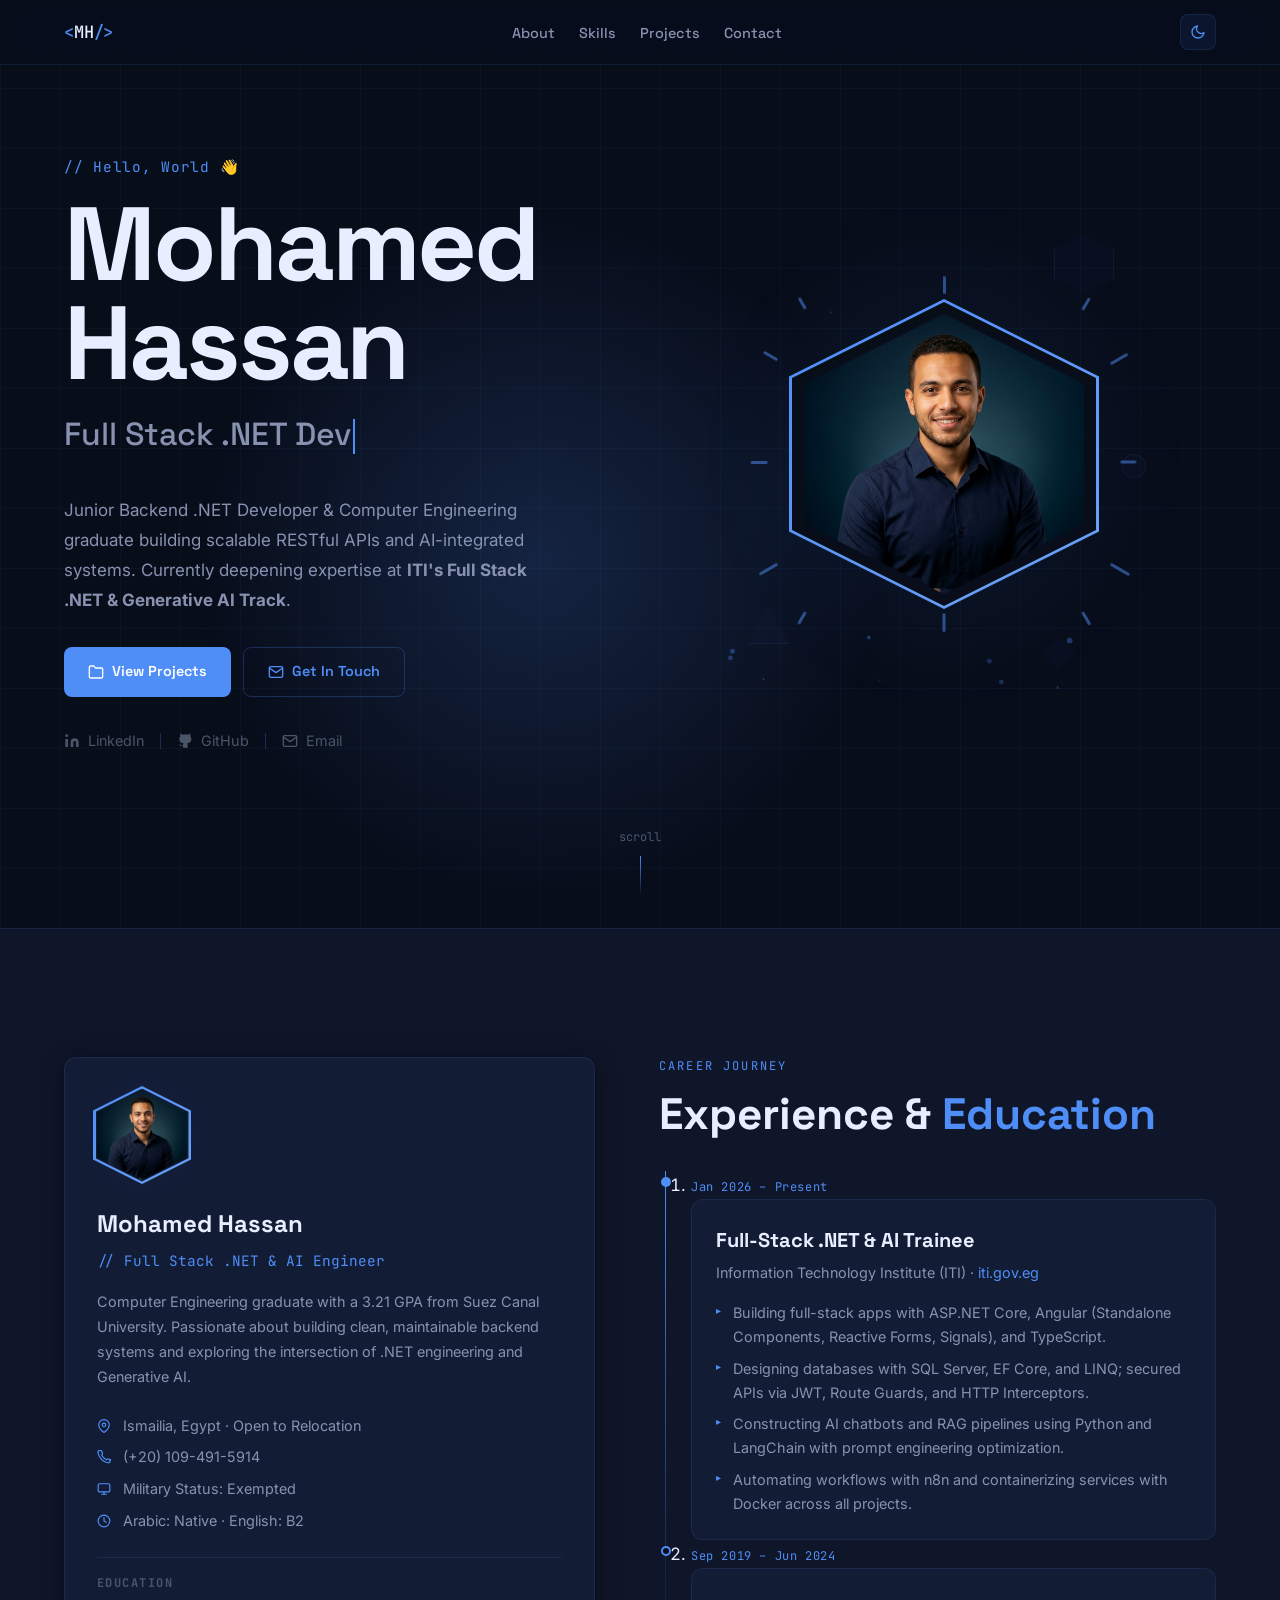
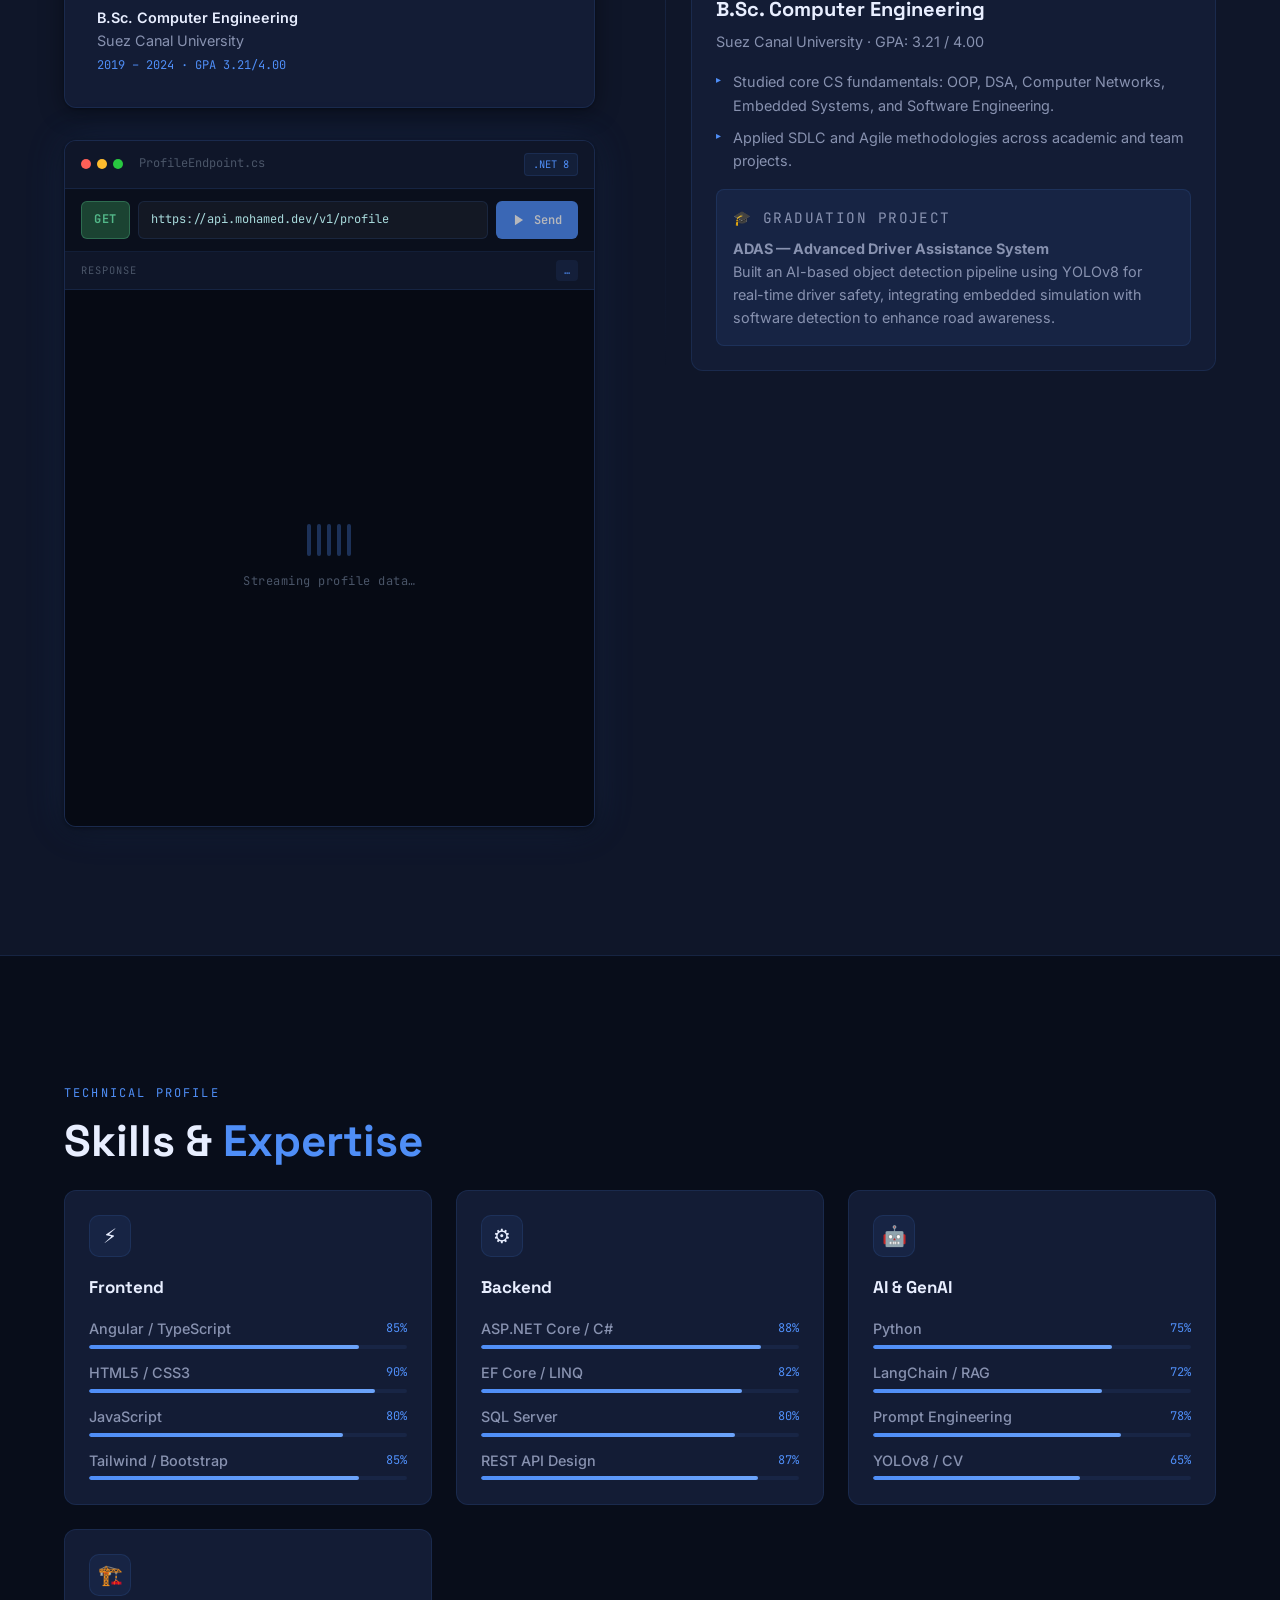
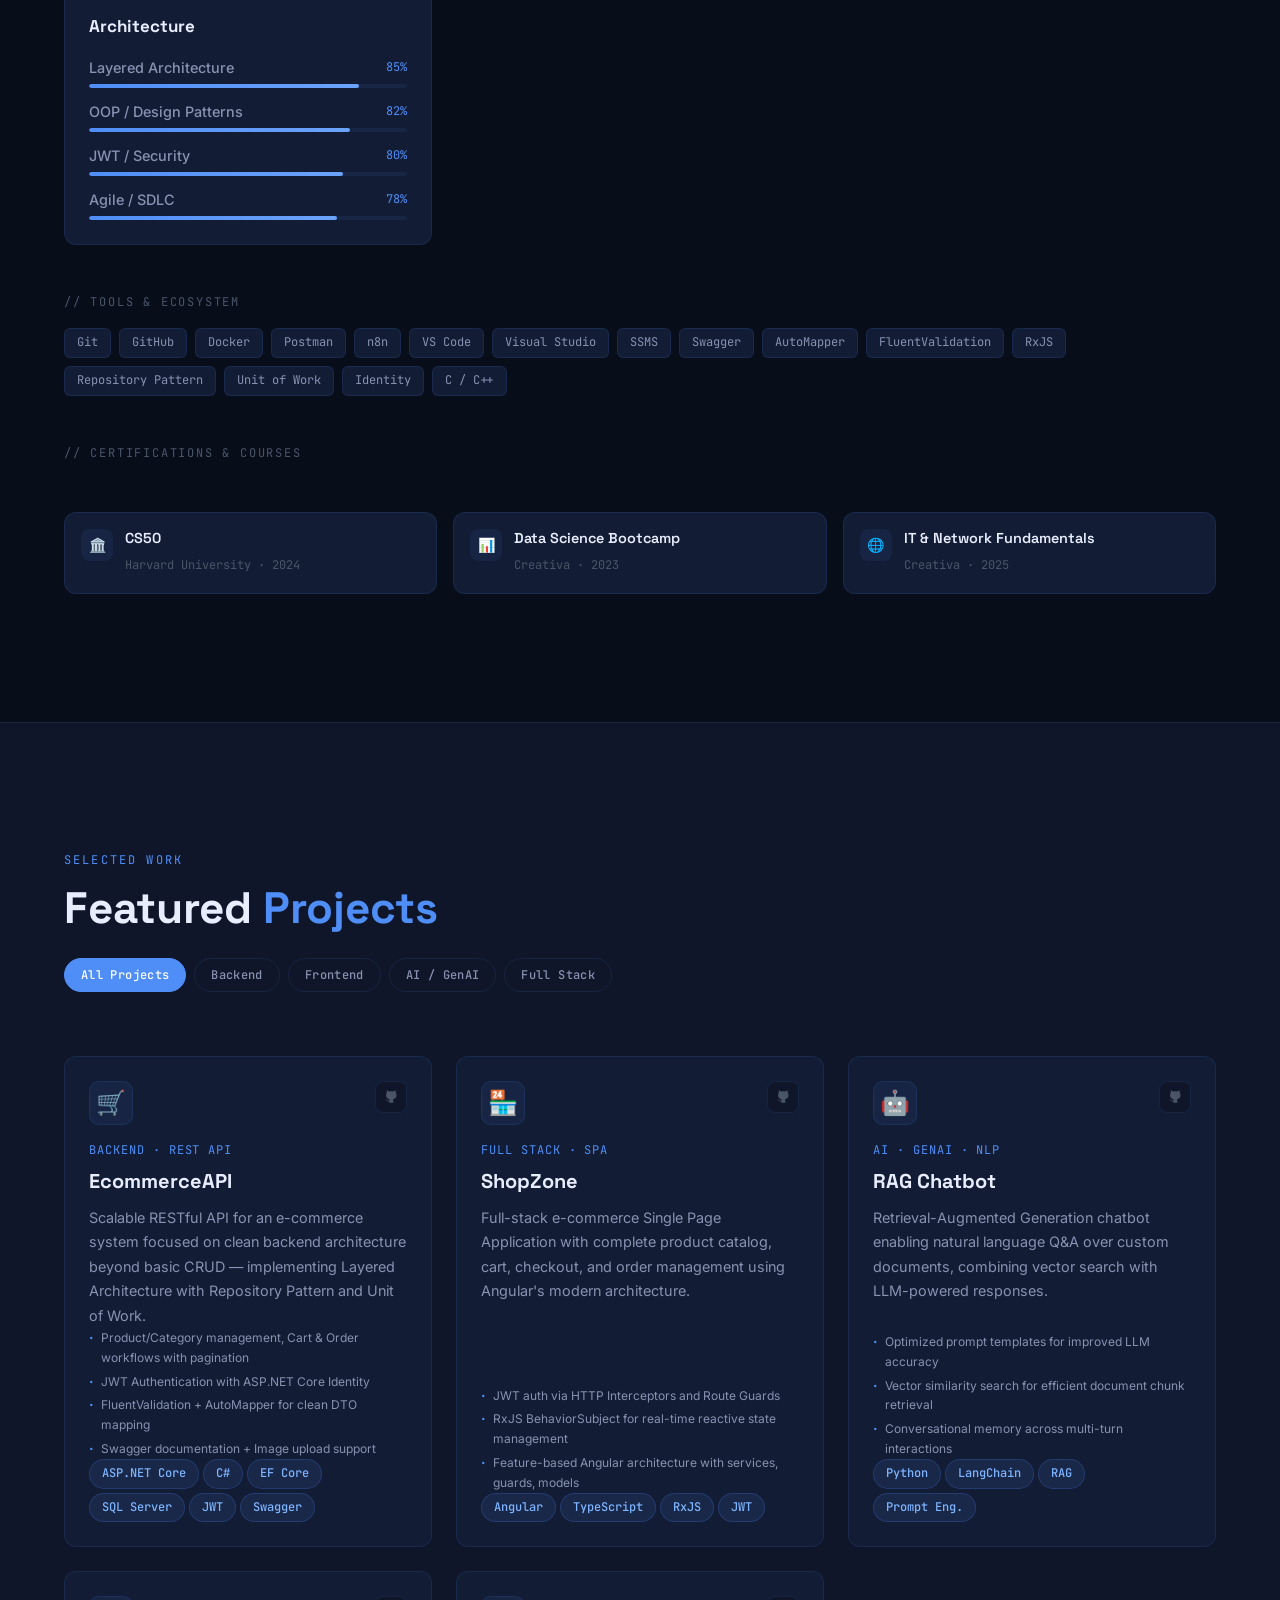
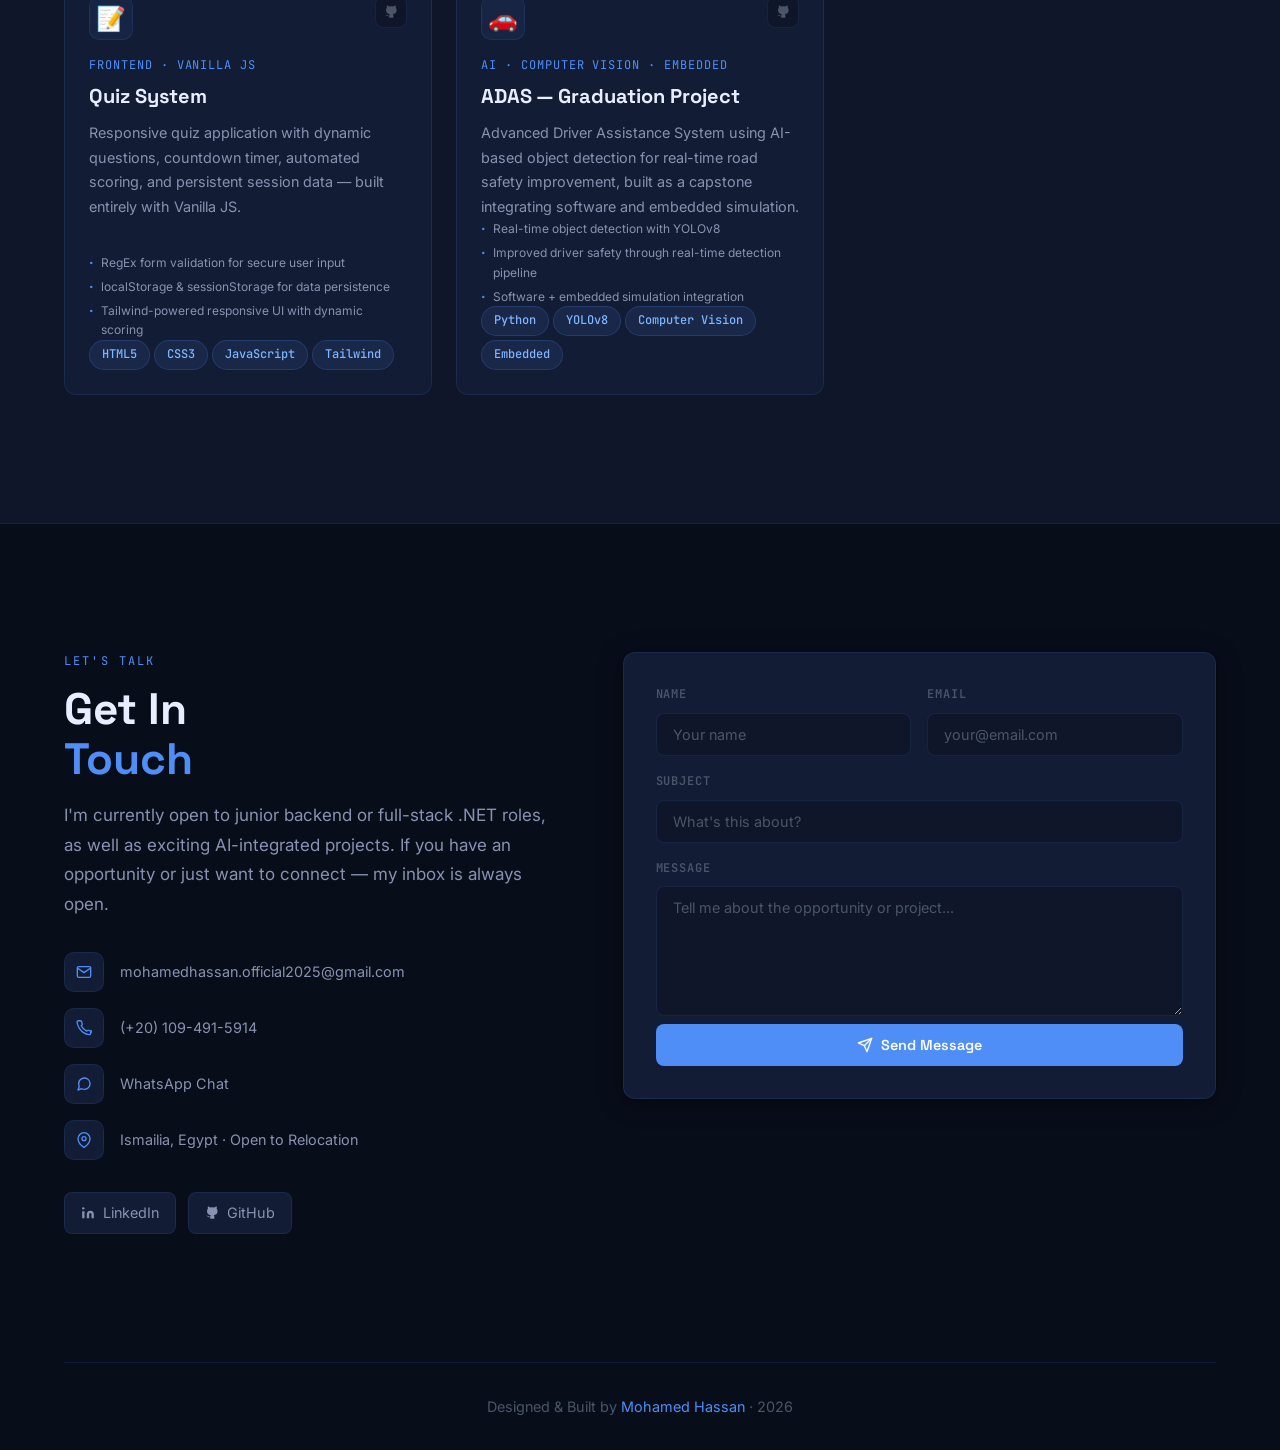
<file: index.html>
<!doctype html>
<html lang="en" data-theme="dark">
  <head>
    <meta charset="UTF-8" />
    <meta name="viewport" content="width=device-width, initial-scale=1.0" />
    <meta
      name="description"
      content="Mohamed Hassan — Full Stack .NET Developer & AI Engineer based in Ismailia, Egypt."
    />
    <title>Mohamed Hassan · Full Stack .NET Developer</title>

    <!-- Fonts -->
    <link rel="preconnect" href="https://fonts.googleapis.com" />
    <link rel="preconnect" href="https://fonts.gstatic.com" crossorigin />
    <link
      href="https://fonts.googleapis.com/css2?family=Space+Grotesk:wght@400;500;600;700&family=Inter:wght@300;400;500;600&family=JetBrains+Mono:wght@400;500&display=swap"
      rel="stylesheet"
    />

    <!-- Styles -->
    <link rel="stylesheet" href="styles/tokens.css?v=1.1" />
    <link rel="stylesheet" href="styles/base.css?v=1.1" />
    <link rel="stylesheet" href="styles/nav.css?v=1.1" />
    <link rel="stylesheet" href="styles/hero.css?v=1.1" />
    <link rel="stylesheet" href="styles/profile.css?v=1.1" />
    <link rel="stylesheet" href="styles/about.css?v=1.1" />
    <link rel="stylesheet" href="styles/skills.css?v=1.1" />
    <link rel="stylesheet" href="styles/projects.css?v=1.1" />
    <link rel="stylesheet" href="styles/contact.css?v=1.1" />
    <link rel="stylesheet" href="styles/print.css?v=1.1" media="print" />
    <!-- Favicon -->
    <link
      rel="icon"
      href="data:image/svg+xml,<svg xmlns=%22http://www.w3.org/2000/svg%22 viewBox=%220 0 100 100%22><text y=%22.9em%22 font-size=%2290%22>🚀</text></svg>"
    />
  </head>
  <body>
    <!-- Global SVG clip-path (referenced by profile hex frame) -->
    <svg
      class="profile-svg-defs"
      width="0"
      height="0"
      aria-hidden="true"
      focusable="false"
    >
      <defs>
        <clipPath id="profile-hex-clip" clipPathUnits="objectBoundingBox">
          <polygon points="0.5,0 1,0.25 1,0.75 0.5,1 0,0.75 0,0.25" />
        </clipPath>
      </defs>
    </svg>

    <!-- Skip to main content (a11y) -->
    <a href="#main-content" class="skip-link">Skip to main content</a>

    <!-- Top Navigation -->
    <div id="nav-root"></div>

    <!-- Main Content -->
    <main id="main-content">
      <div id="hero-root"></div>
      <div id="about-root"></div>
      <div id="skills-root"></div>
      <div id="projects-root"></div>
      <div id="contact-root"></div>
    </main>

    <footer class="site-footer" role="contentinfo">
      <p>
        Designed & Built by <span class="accent">Mohamed Hassan</span> ·
        <span id="footer-year"></span>
      </p>
    </footer>

    <!-- Scripts -->
    <script type="module" src="js/main.js"></script>
  </body>
</html>
</file>
<file: styles/tokens.css>
/* ============================================================
   DESIGN TOKENS — tokens.css
   All theme values live here. Edit these to retheme the site.
   ============================================================ */

:root {
  /* --- Typography --- */
  --font-display: 'Space Grotesk', system-ui, sans-serif;
  --font-body:    'Inter', system-ui, sans-serif;
  --font-mono:    'JetBrains Mono', 'Fira Code', monospace;

  /* --- Type Scale (fluid) --- */
  --text-xs:   clamp(0.70rem, 1vw, 0.75rem);
  --text-sm:   clamp(0.85rem, 1.2vw, 0.9rem);
  --text-base: clamp(1rem,    1.5vw, 1.0625rem);
  --text-lg:   clamp(1.125rem,2vw,   1.25rem);
  --text-xl:   clamp(1.25rem, 2.5vw, 1.5rem);
  --text-2xl:  clamp(1.5rem,  3vw,   2rem);
  --text-3xl:  clamp(2rem,    4vw,   2.75rem);
  --text-4xl:  clamp(2.5rem,  6vw,   4rem);
  --text-hero: clamp(3rem,    9vw,   6.5rem);

  /* --- Spacing --- */
  --sp-1:  0.25rem;
  --sp-2:  0.5rem;
  --sp-3:  0.75rem;
  --sp-4:  1rem;
  --sp-6:  1.5rem;
  --sp-8:  2rem;
  --sp-12: 3rem;
  --sp-16: 4rem;
  --sp-24: 6rem;
  --sp-32: 8rem;

  /* --- Layout --- */
  --max-width:     1320px;
  --section-pad-y: clamp(5rem, 10vw, 8rem);
  --card-radius:   12px;
  --btn-radius:    8px;

  /* --- Transitions --- */
  --ease-out: cubic-bezier(0.16, 1, 0.3, 1);
  --ease-in-out: cubic-bezier(0.45, 0, 0.55, 1);
  --dur-fast: 150ms;
  --dur-base: 250ms;
  --dur-slow: 400ms;
}

/* ============================================================
   DARK THEME (default)
   ============================================================ */
[data-theme="dark"] {
  --bg-page:       #080D1A;
  --bg-surface:    #0F1629;
  --bg-card:       #131C35;
  --bg-card-hover: #1A2545;

  --text-primary:   #E8EEFF;
  --text-secondary: #8892B0;
  --text-muted:     #4A5568;
  --text-inverse:   #080D1A;

  --accent:         #4F8EF7;
  --accent-glow:    rgba(79, 142, 247, 0.18);
  --accent-subtle:  rgba(79, 142, 247, 0.08);
  --accent-hover:   #6BA3FA;

  --border:         rgba(79, 142, 247, 0.12);
  --border-strong:  rgba(79, 142, 247, 0.25);

  --shadow-card: 0 4px 24px rgba(0,0,0,0.4), 0 1px 3px rgba(0,0,0,0.3);
  --shadow-glow: 0 0 40px rgba(79, 142, 247, 0.15);

  --badge-bg:   rgba(79, 142, 247, 0.1);
  --badge-text: #7EB5FF;
  --badge-border: rgba(79, 142, 247, 0.2);

  --nav-bg: rgba(8, 13, 26, 0.85);
  --scrollbar-track: #0F1629;
  --scrollbar-thumb: #1F2F55;
}

/* ============================================================
   LIGHT THEME
   ============================================================ */
[data-theme="light"] {
  --bg-page:       #F5F7FF;
  --bg-surface:    #FFFFFF;
  --bg-card:       #FFFFFF;
  --bg-card-hover: #EEF2FF;

  --text-primary:   #0D1333;
  --text-secondary: #4A5580;
  --text-muted:     #9BA3BF;
  --text-inverse:   #F5F7FF;

  --accent:         #2B5EE8;
  --accent-glow:    rgba(43, 94, 232, 0.12);
  --accent-subtle:  rgba(43, 94, 232, 0.06);
  --accent-hover:   #1A4BD4;

  --border:         rgba(43, 94, 232, 0.1);
  --border-strong:  rgba(43, 94, 232, 0.22);

  --shadow-card: 0 4px 24px rgba(13, 19, 51, 0.08), 0 1px 3px rgba(13, 19, 51, 0.06);
  --shadow-glow: 0 0 40px rgba(43, 94, 232, 0.08);

  --badge-bg:   rgba(43, 94, 232, 0.07);
  --badge-text: #1A4BD4;
  --badge-border: rgba(43, 94, 232, 0.15);

  --nav-bg: rgba(245, 247, 255, 0.88);
  --scrollbar-track: #E8EBF7;
  --scrollbar-thumb: #BCC6E8;
}
</file>
<file: styles/base.css>
/* ============================================================
   BASE STYLES — base.css
   ============================================================ */

*, *::before, *::after {
  box-sizing: border-box;
  margin: 0;
  padding: 0;
}

html {
  scroll-behavior: smooth;
  scrollbar-width: thin;
  scrollbar-color: var(--scrollbar-thumb) var(--scrollbar-track);
}

::-webkit-scrollbar { width: 6px; }
::-webkit-scrollbar-track { background: var(--scrollbar-track); }
::-webkit-scrollbar-thumb { background: var(--scrollbar-thumb); border-radius: 3px; }

body {
  font-family: var(--font-body);
  font-size: var(--text-base);
  line-height: 1.65;
  color: var(--text-primary);
  background-color: var(--bg-page);
  transition: background-color var(--dur-slow) var(--ease-out),
              color var(--dur-slow) var(--ease-out);
  -webkit-font-smoothing: antialiased;
  -moz-osx-font-smoothing: grayscale;
  overflow-x: hidden;
}

/* Skip link */
.skip-link {
  position: absolute;
  top: -100%;
  left: var(--sp-4);
  z-index: 9999;
  padding: var(--sp-2) var(--sp-4);
  background: var(--accent);
  color: var(--text-inverse);
  border-radius: var(--btn-radius);
  font-weight: 600;
  text-decoration: none;
  transition: top var(--dur-fast);
}
.skip-link:focus { top: var(--sp-4); }

/* Universal centered containers */
.container,
.section-inner {
  width: 90%;
  max-width: var(--max-width);
  margin-inline: auto;
}

/* Section wrapper */
.section {
  padding-block: var(--section-pad-y);
}

/* Section header */
.section-label {
  font-family: var(--font-mono);
  font-size: var(--text-xs);
  letter-spacing: 0.18em;
  text-transform: uppercase;
  color: var(--accent);
  margin-bottom: var(--sp-3);
  display: block;
}

.section-title {
  font-family: var(--font-display);
  font-size: var(--text-3xl);
  font-weight: 700;
  color: var(--text-primary);
  line-height: 1.15;
  margin-bottom: var(--sp-6);
}

.section-title span { color: var(--accent); }

/* Accent color */
.accent { color: var(--accent); }

/* Badge */
.badge {
  display: inline-flex;
  align-items: center;
  gap: var(--sp-1);
  padding: var(--sp-1) var(--sp-3);
  background: var(--badge-bg);
  color: var(--badge-text);
  border: 1px solid var(--badge-border);
  border-radius: 50px;
  font-family: var(--font-mono);
  font-size: var(--text-xs);
  font-weight: 500;
  white-space: nowrap;
  transition: background var(--dur-base) var(--ease-out),
              border-color var(--dur-base) var(--ease-out);
}

/* Buttons */
.btn {
  display: inline-flex;
  align-items: center;
  gap: var(--sp-2);
  padding: var(--sp-3) var(--sp-6);
  border-radius: var(--btn-radius);
  font-family: var(--font-display);
  font-size: var(--text-sm);
  font-weight: 600;
  text-decoration: none;
  transition: all var(--dur-base) var(--ease-out);
  cursor: pointer;
  border: none;
  outline: none;
}

.btn:focus-visible {
  outline: 2px solid var(--accent);
  outline-offset: 3px;
}

.btn-primary {
  background: var(--accent);
  color: #fff;
}
.btn-primary:hover {
  background: var(--accent-hover);
  transform: translateY(-2px);
  box-shadow: 0 8px 20px var(--accent-glow);
}

.btn-ghost {
  background: transparent;
  color: var(--accent);
  border: 1.5px solid var(--border-strong);
}
.btn-ghost:hover {
  background: var(--accent-subtle);
  border-color: var(--accent);
  transform: translateY(-2px);
}

/* Links */
a {
  color: var(--accent);
  text-decoration: none;
  transition: color var(--dur-fast);
}
a:hover { color: var(--accent-hover); }

/* Divider line */
.divider {
  height: 1px;
  background: var(--border);
  border: none;
  margin-block: var(--sp-8);
}

/* Fade-in on scroll */
.reveal {
  opacity: 0;
  transform: translateY(28px);
  transition: opacity 0.65s var(--ease-out), transform 0.65s var(--ease-out);
}
.reveal.visible {
  opacity: 1;
  transform: translateY(0);
}

/* Stagger children */
.stagger > * { transition-delay: calc(var(--i, 0) * 80ms); }

/* Footer */
.site-footer {
  text-align: center;
  width: 90%;
  max-width: var(--max-width);
  margin-inline: auto;
  padding: var(--sp-8) var(--sp-4);
  color: var(--text-muted);
  font-size: var(--text-sm);
  border-top: 1px solid var(--border);
}

@media (max-width: 767px) {
  .container,
  .site-footer {
    width: 100%;
    padding-inline: 1.5rem;
  }
}

@media (prefers-reduced-motion: reduce) {
  *, *::before, *::after {
    animation-duration: 0.01ms !important;
    transition-duration: 0.01ms !important;
  }
  .reveal { opacity: 1; transform: none; }
  html { scroll-behavior: auto; }

  /* Disable profile component animations */
  .profile-glow,
  .profile-particles,
  .profile-waveform,
  .profile-geo-frags { display: none; }
  .profile-hex-outer { animation: none; opacity: 0.7; }
  .profile-particle-canvas { display: none; }

  .api-loader.is-active,
  .json-line { opacity: 1; transform: none; }
  .api-json { opacity: 1; }
}
</file>
<file: styles/nav.css>
/* ============================================================
   NAV STYLES — nav.css
   ============================================================ */

.site-nav {
  position: fixed;
  top: 0;
  left: 0;
  right: 0;
  z-index: 100;
  background: var(--nav-bg);
  backdrop-filter: blur(16px) saturate(1.6);
  -webkit-backdrop-filter: blur(16px) saturate(1.6);
  border-bottom: 1px solid var(--border);
  transition: background var(--dur-slow) var(--ease-out),
              border-color var(--dur-slow) var(--ease-out),
              box-shadow var(--dur-base) var(--ease-out);
}

.site-nav.scrolled {
  box-shadow: 0 4px 30px rgba(0,0,0,0.2);
}

.nav-inner {
  display: flex;
  align-items: center;
  justify-content: space-between;
  height: 64px;
  width: 90%;
  max-width: var(--max-width);
  margin-inline: auto;
}

/* Logo / wordmark */
.nav-logo {
  font-family: var(--font-mono);
  font-size: var(--text-base);
  font-weight: 500;
  color: var(--text-primary);
  text-decoration: none;
  letter-spacing: -0.01em;
  transition: color var(--dur-fast);
}
.nav-logo .bracket { color: var(--accent); }
.nav-logo:hover { color: var(--accent); }

/* Nav links */
.nav-links {
  display: flex;
  align-items: center;
  gap: var(--sp-6);
  list-style: none;
}

.nav-links a {
  font-family: var(--font-display);
  font-size: var(--text-sm);
  font-weight: 500;
  color: var(--text-secondary);
  text-decoration: none;
  position: relative;
  padding-bottom: 2px;
  transition: color var(--dur-fast);
}

.nav-links a::after {
  content: '';
  position: absolute;
  bottom: -2px;
  left: 0;
  width: 0;
  height: 1.5px;
  background: var(--accent);
  border-radius: 2px;
  transition: width var(--dur-base) var(--ease-out);
}

.nav-links a:hover,
.nav-links a.active {
  color: var(--text-primary);
}
.nav-links a:hover::after,
.nav-links a.active::after {
  width: 100%;
}

/* Nav controls (theme toggle + hamburger) */
.nav-controls {
  display: flex;
  align-items: center;
  gap: var(--sp-3);
}

/* Theme toggle button */
.theme-toggle {
  display: flex;
  align-items: center;
  justify-content: center;
  width: 36px;
  height: 36px;
  border-radius: 8px;
  background: var(--accent-subtle);
  border: 1px solid var(--border);
  color: var(--accent);
  cursor: pointer;
  transition: all var(--dur-base) var(--ease-out);
}
.theme-toggle:hover {
  background: var(--accent);
  color: #fff;
  border-color: var(--accent);
}
.theme-toggle:focus-visible {
  outline: 2px solid var(--accent);
  outline-offset: 3px;
}
.theme-toggle svg { width: 16px; height: 16px; }
.theme-toggle .icon-moon { display: block; }
.theme-toggle .icon-sun  { display: none; }
[data-theme="light"] .theme-toggle .icon-moon { display: none; }
[data-theme="light"] .theme-toggle .icon-sun  { display: block; }

/* Hamburger */
.hamburger {
  display: none;
  flex-direction: column;
  justify-content: center;
  gap: 5px;
  width: 36px;
  height: 36px;
  padding: 6px;
  background: transparent;
  border: 1px solid var(--border);
  border-radius: 8px;
  cursor: pointer;
  transition: border-color var(--dur-fast);
}
.hamburger:hover { border-color: var(--accent); }
.hamburger span {
  display: block;
  width: 100%;
  height: 1.5px;
  background: var(--text-primary);
  border-radius: 2px;
  transition: transform var(--dur-base) var(--ease-out), opacity var(--dur-base);
}
.hamburger[aria-expanded="true"] span:nth-child(1) { transform: translateY(6.5px) rotate(45deg); }
.hamburger[aria-expanded="true"] span:nth-child(2) { opacity: 0; }
.hamburger[aria-expanded="true"] span:nth-child(3) { transform: translateY(-6.5px) rotate(-45deg); }

/* Mobile menu */
.nav-mobile {
  display: none;
  flex-direction: column;
  gap: var(--sp-2);
  padding: var(--sp-4);
  border-top: 1px solid var(--border);
  background: var(--nav-bg);
  backdrop-filter: blur(16px);
}
.nav-mobile.open { display: flex; }
.nav-mobile a {
  font-family: var(--font-display);
  font-size: var(--text-base);
  font-weight: 500;
  color: var(--text-secondary);
  text-decoration: none;
  padding: var(--sp-2) var(--sp-3);
  border-radius: 6px;
  transition: all var(--dur-fast);
}
.nav-mobile a:hover,
.nav-mobile a.active {
  color: var(--accent);
  background: var(--accent-subtle);
}

/* Progress bar */
.scroll-progress {
  position: fixed;
  top: 0;
  left: 0;
  height: 2px;
  width: 0%;
  background: var(--accent);
  z-index: 200;
  transition: width 0.1s linear;
}

@media (max-width: 767px) {
  .nav-inner {
    width: 100%;
    padding-inline: 1.5rem;
  }
}

@media (max-width: 768px) {
  .nav-links { display: none; }
  .hamburger { display: flex; }
}
</file>
<file: styles/hero.css>
/* ============================================================
   HERO STYLES — hero.css
   ============================================================ */

.hero {
  min-height: 100svh;
  display: flex;
  align-items: center;
  padding-top: 80px;
  position: relative;
  overflow: hidden;
}

/* Subtle grid background */
.hero::before {
  content: '';
  position: absolute;
  inset: 0;
  background-image:
    linear-gradient(var(--border) 1px, transparent 1px),
    linear-gradient(90deg, var(--border) 1px, transparent 1px);
  background-size: 60px 60px;
  opacity: 0.4;
  pointer-events: none;
}

/* Radial glow */
.hero::after {
  content: '';
  position: absolute;
  top: 20%;
  left: 15%;
  width: 700px;
  height: 700px;
  background: radial-gradient(ellipse at center, var(--accent-glow) 0%, transparent 70%);
  pointer-events: none;
}

.hero-inner {
  position: relative;
  z-index: 1;
  display: grid;
  grid-template-columns: 1fr 1fr;
  gap: var(--sp-16);
  align-items: center;
  width: 90%;
  max-width: var(--max-width);
  margin-inline: auto;
}

/* Hero copy */
.hero-content { max-width: 600px; }

.hero-greeting {
  font-family: var(--font-mono);
  font-size: var(--text-sm);
  color: var(--accent);
  margin-bottom: var(--sp-4);
  letter-spacing: 0.05em;
  opacity: 0;
  animation: fadeUp 0.6s var(--ease-out) 0.1s forwards;
}

.hero-name {
  font-family: var(--font-display);
  font-size: var(--text-hero);
  font-weight: 700;
  line-height: 0.95;
  letter-spacing: -0.03em;
  color: var(--text-primary);
  margin-bottom: var(--sp-4);
  opacity: 0;
  animation: fadeUp 0.7s var(--ease-out) 0.2s forwards;
}

.hero-title-wrap {
  font-family: var(--font-display);
  font-size: var(--text-2xl);
  font-weight: 500;
  color: var(--text-secondary);
  margin-bottom: var(--sp-6);
  min-height: 2em;
  opacity: 0;
  animation: fadeUp 0.7s var(--ease-out) 0.35s forwards;
}

/* Typing cursor */
.cursor {
  display: inline-block;
  width: 2px;
  height: 1.1em;
  background: var(--accent);
  vertical-align: text-bottom;
  margin-left: 2px;
  animation: blink 0.9s step-end infinite;
}

.hero-description {
  font-size: var(--text-base);
  color: var(--text-secondary);
  line-height: 1.75;
  margin-bottom: var(--sp-8);
  max-width: 480px;
  opacity: 0;
  animation: fadeUp 0.7s var(--ease-out) 0.5s forwards;
}

.hero-actions {
  display: flex;
  flex-wrap: wrap;
  gap: var(--sp-3);
  margin-bottom: var(--sp-8);
  opacity: 0;
  animation: fadeUp 0.7s var(--ease-out) 0.65s forwards;
}

/* Social links */
.hero-socials {
  display: flex;
  align-items: center;
  gap: var(--sp-4);
  opacity: 0;
  animation: fadeUp 0.7s var(--ease-out) 0.8s forwards;
}

.hero-socials a {
  display: flex;
  align-items: center;
  gap: var(--sp-2);
  font-size: var(--text-sm);
  color: var(--text-muted);
  transition: color var(--dur-fast);
}
.hero-socials a:hover { color: var(--accent); }
.hero-socials a svg { width: 16px; height: 16px; }
.hero-socials .sep {
  width: 1px;
  height: 16px;
  background: var(--border-strong);
}

/* Hero visual — profile photo container */
.hero-visual {
  display: flex;
  justify-content: center;
  align-items: center;
  opacity: 0;
  animation: fadeIn 0.9s var(--ease-out) 0.5s forwards;
}

/* Animations */
@keyframes fadeUp {
  from { opacity: 0; transform: translateY(24px); }
  to   { opacity: 1; transform: translateY(0); }
}

@keyframes fadeIn {
  from { opacity: 0; }
  to   { opacity: 1; }
}

@keyframes blink {
  0%, 100% { opacity: 1; }
  50%       { opacity: 0; }
}

/* Scroll indicator */
.scroll-indicator {
  position: absolute;
  bottom: var(--sp-8);
  left: 50%;
  transform: translateX(-50%);
  display: flex;
  flex-direction: column;
  align-items: center;
  gap: var(--sp-2);
  color: var(--text-muted);
  font-family: var(--font-mono);
  font-size: var(--text-xs);
  opacity: 0;
  animation: fadeIn 1s var(--ease-out) 1.2s forwards;
}

.scroll-indicator-line {
  width: 1px;
  height: 40px;
  background: linear-gradient(to bottom, var(--accent), transparent);
  animation: scrollLine 1.8s ease-in-out infinite;
}

@keyframes scrollLine {
  0%   { transform: scaleY(0); transform-origin: top; }
  50%  { transform: scaleY(1); transform-origin: top; }
  51%  { transform: scaleY(1); transform-origin: bottom; }
  100% { transform: scaleY(0); transform-origin: bottom; }
}

@media (max-width: 900px) {
  .hero-inner {
    grid-template-columns: 1fr;
    gap: var(--sp-12);
    text-align: center;
    width: 100%;
    padding-inline: 1.5rem;
  }
  .hero-visual { justify-content: center; }
  .hero-actions { justify-content: center; }
  .hero-socials { justify-content: center; }
  .hero-description { margin-inline: auto; }
  .hero::after { left: -10%; width: 500px; height: 500px; }
}
</file>
<file: styles/profile.css>
/* ============================================================
   PROFILE PHOTO COMPONENT — profile.css
   Geometric hexagonal frame with waveforms & interactive glow.
   ============================================================ */

/* ── Container ─────────────────────────────────────────────── */
.profile-frame-container {
  position: relative;
  width: 380px;
  height: 420px;
  display: flex;
  align-items: center;
  justify-content: center;
  --mx: 0.5;
  --my: 0.5;
  --proximity: 0;
  --wave-duration: 1.8s;
  --hex-clip: polygon(50% 0%, 100% 25%, 100% 75%, 50% 100%, 0% 75%, 0% 25%);
}

.profile-particle-canvas {
  position: absolute;
  inset: -30px;
  width: calc(100% + 60px);
  height: calc(100% + 60px);
  pointer-events: none;
  z-index: 0;
  opacity: 0.65;
}

/* ── Glow Halo (behind everything) ─────────────────────────── */
.profile-glow {
  position: absolute;
  inset: -40px;
  border-radius: 50%;
  background: radial-gradient(
    ellipse at calc(var(--mx) * 100%) calc(var(--my) * 100%),
    var(--accent-glow) 0%,
    transparent 70%
  );
  opacity: 0.5;
  filter: blur(30px);
  pointer-events: none;
  will-change: transform, opacity;
  transition: opacity 0.35s var(--ease-out);
}

@keyframes glowShift {
  0%   { transform: scale(1) rotate(0deg); }
  50%  { transform: scale(1.08) rotate(3deg); }
  100% { transform: scale(1) rotate(-3deg); }
}

/* ── Geometric Fragments (parallax layers) ─────────────────── */
.profile-geo-frags {
  position: absolute;
  inset: 0;
  pointer-events: none;
  z-index: 0;
}

.profile-geo-frags .frag {
  position: absolute;
  border: 1.5px solid var(--border-strong);
  opacity: 0.35;
  transition: transform 0.3s var(--ease-out);
}

.frag--hex {
  width: 60px;
  height: 60px;
  clip-path: polygon(50% 0%, 100% 25%, 100% 75%, 50% 100%, 0% 75%, 0% 25%);
  background: var(--accent-subtle);
  top: -10px;
  right: 20px;
  animation: fragFloat 8s ease-in-out infinite alternate;
}

.frag--tri {
  width: 40px;
  height: 40px;
  clip-path: polygon(50% 0%, 100% 100%, 0% 100%);
  background: var(--accent-subtle);
  bottom: 20px;
  left: -5px;
  animation: fragFloat 10s ease-in-out infinite alternate-reverse;
}

.frag--circle {
  width: 24px;
  height: 24px;
  border-radius: 50%;
  background: var(--accent-subtle);
  top: 50%;
  right: -12px;
  animation: fragFloat 7s ease-in-out infinite alternate;
}

.frag--diamond {
  width: 32px;
  height: 32px;
  clip-path: polygon(50% 0%, 100% 50%, 50% 100%, 0% 50%);
  background: var(--accent-subtle);
  bottom: -5px;
  right: 60px;
  animation: fragFloat 9s ease-in-out infinite alternate-reverse;
}

@keyframes fragFloat {
  0%   { transform: translateY(0) rotate(0deg); }
  100% { transform: translateY(-12px) rotate(8deg); }
}

/* ── Outer Hexagonal Ring (pulsating) ──────────────────────── */
.profile-hex-outer {
  position: absolute;
  width: 310px;
  height: 310px;
  clip-path: var(--hex-clip);
  clip-path: url(#profile-hex-clip);
  background: linear-gradient(135deg, var(--accent), var(--accent-hover));
  z-index: 1;
  animation: hexPulse 4s ease-in-out infinite;
  will-change: transform, opacity;
}

@keyframes hexPulse {
  0%, 100% { transform: scale(1);    opacity: 0.6; }
  50%      { transform: scale(1.04); opacity: 0.9; }
}

/* Inner cutout to create the ring effect */
.profile-hex-outer::after {
  content: '';
  position: absolute;
  inset: 3px;
  clip-path: var(--hex-clip);
  clip-path: url(#profile-hex-clip);
  background: var(--bg-page);
  transition: background var(--dur-slow) var(--ease-out);
}

/* ── Waveform Bars ─────────────────────────────────────────── */
.profile-waveform {
  position: absolute;
  width: 340px;
  height: 340px;
  z-index: 2;
  pointer-events: none;
}

.profile-waveform .wave-bar {
  position: absolute;
  width: 3px;
  background: var(--accent);
  border-radius: 2px;
  opacity: 0.5;
  transform-origin: center bottom;
  animation: waveBar var(--wave-duration, 1.8s) ease-in-out infinite alternate;
  will-change: transform, opacity;
  transition: opacity 0.3s var(--ease-out);
}

/* Position 12 bars radially around the hexagon */
.wave-bar:nth-child(1)  { top: -8px;  left: 50%;  height: 18px; transform: translateX(-50%); animation-delay: 0s; }
.wave-bar:nth-child(2)  { top: 12px;  right: 30px; height: 14px; transform: rotate(30deg);  animation-delay: 0.15s; }
.wave-bar:nth-child(3)  { top: 60px;  right: 2px;  height: 20px; transform: rotate(60deg);  animation-delay: 0.3s; }
.wave-bar:nth-child(4)  { top: 50%;   right: -8px; height: 16px; transform: translateY(-50%) rotate(90deg); animation-delay: 0.45s; }
.wave-bar:nth-child(5)  { bottom: 60px; right: 2px; height: 22px; transform: rotate(120deg); animation-delay: 0.6s; }
.wave-bar:nth-child(6)  { bottom: 12px; right: 30px; height: 15px; transform: rotate(150deg); animation-delay: 0.75s; }
.wave-bar:nth-child(7)  { bottom: -8px; left: 50%;  height: 19px; transform: translateX(-50%); animation-delay: 0.9s; }
.wave-bar:nth-child(8)  { bottom: 12px; left: 30px; height: 14px; transform: rotate(-150deg); animation-delay: 1.05s; }
.wave-bar:nth-child(9)  { bottom: 60px; left: 2px;  height: 21px; transform: rotate(-120deg); animation-delay: 1.2s; }
.wave-bar:nth-child(10) { top: 50%;   left: -8px;  height: 17px; transform: translateY(-50%) rotate(-90deg); animation-delay: 1.35s; }
.wave-bar:nth-child(11) { top: 60px;  left: 2px;   height: 16px; transform: rotate(-60deg);  animation-delay: 1.5s; }
.wave-bar:nth-child(12) { top: 12px;  left: 30px;  height: 13px; transform: rotate(-30deg);  animation-delay: 1.65s; }

@keyframes waveBar {
  0%   { scaleY: 0.5; opacity: 0.3; }
  100% { scaleY: 1.5; opacity: 0.7; }
}

/* ── Inner Hexagonal Image ─────────────────────────────────── */
.profile-hex-inner {
  position: relative;
  width: 280px;
  height: 280px;
  z-index: 3;
  clip-path: var(--hex-clip);
  clip-path: url(#profile-hex-clip);
  overflow: hidden;
  will-change: transform;
}

.profile-hex-inner img {
  width: 100%;
  height: 100%;
  aspect-ratio: 1 / 1;
  object-fit: cover;
  display: block;
  filter: brightness(0.95) contrast(1.05) saturate(1.1);
  transition: filter 0.5s var(--ease-out);
}

.profile-frame-container:hover .profile-hex-inner img {
  filter: brightness(1.05) contrast(1.02) saturate(1.15);
}

/* ── Light-leak Reveal on Hover ────────────────────────────── */
.profile-hex-inner::after {
  content: '';
  position: absolute;
  inset: 0;
  background: linear-gradient(
    135deg,
    rgba(255,255,255,0.12) 0%,
    transparent 50%,
    rgba(79,142,247,0.08) 100%
  );
  opacity: 0;
  transition: opacity 0.5s var(--ease-out);
  pointer-events: none;
}

.profile-frame-container:hover .profile-hex-inner::after {
  opacity: 1;
}

/* ── Floating Particles ────────────────────────────────────── */
.profile-particles {
  position: absolute;
  inset: -30px;
  pointer-events: none;
  z-index: 0;
  overflow: hidden;
}

.profile-particles .particle {
  position: absolute;
  width: var(--p-size, 3px);
  height: var(--p-size, 3px);
  background: var(--accent);
  border-radius: 50%;
  opacity: 0;
  animation: particleDrift var(--p-dur, 6s) var(--p-delay, 0s) ease-in-out infinite;
}

@keyframes particleDrift {
  0%   { opacity: 0;   transform: translate(0, 0) scale(0.5); }
  20%  { opacity: 0.6; }
  80%  { opacity: 0.3; }
  100% { opacity: 0;   transform: translate(var(--p-dx, 20px), var(--p-dy, -60px)) scale(0.2); }
}

/* Pre-defined particle positions */
.particle:nth-child(1) { left: 10%; top: 80%; --p-size: 3px; --p-dur: 5s; --p-delay: 0s;   --p-dx: -15px; --p-dy: -70px; }
.particle:nth-child(2) { left: 85%; top: 70%; --p-size: 2px; --p-dur: 7s; --p-delay: 1.5s; --p-dx: 10px;  --p-dy: -80px; }
.particle:nth-child(3) { left: 20%; top: 30%; --p-size: 4px; --p-dur: 6s; --p-delay: 0.8s; --p-dx: -20px; --p-dy: -50px; }
.particle:nth-child(4) { left: 75%; top: 90%; --p-size: 2px; --p-dur: 8s; --p-delay: 2.2s; --p-dx: 25px;  --p-dy: -90px; }
.particle:nth-child(5) { left: 50%; top: 85%; --p-size: 3px; --p-dur: 5.5s; --p-delay: 3s; --p-dx: 5px;   --p-dy: -65px; }
.particle:nth-child(6) { left: 30%; top: 95%; --p-size: 2px; --p-dur: 7.5s; --p-delay: 1s; --p-dx: -10px; --p-dy: -75px; }
.particle:nth-child(7) { left: 65%; top: 40%; --p-size: 3px; --p-dur: 6.5s; --p-delay: 4s; --p-dx: 18px;  --p-dy: -55px; }
.particle:nth-child(8) { left: 5%;  top: 60%; --p-size: 2px; --p-dur: 9s;   --p-delay: 2s; --p-dx: -25px; --p-dy: -85px; }

/* ── About Section: Smaller Profile Variant ────────────────── */
.about-profile-small {
  position: relative;
  width: 90px;
  height: 90px;
  margin-bottom: var(--sp-6);
}

.about-profile-small .profile-ring {
  position: absolute;
  inset: -4px;
  clip-path: polygon(50% 0%, 100% 25%, 100% 75%, 50% 100%, 0% 75%, 0% 25%);
  background: linear-gradient(135deg, var(--accent), var(--accent-hover));
  animation: hexPulse 4s ease-in-out infinite;
}

.about-profile-small .profile-ring::after {
  content: '';
  position: absolute;
  inset: 2.5px;
  clip-path: polygon(50% 0%, 100% 25%, 100% 75%, 50% 100%, 0% 75%, 0% 25%);
  background: var(--bg-card);
  transition: background var(--dur-slow) var(--ease-out);
}

.about-profile-small img {
  position: relative;
  width: 100%;
  height: 100%;
  aspect-ratio: 1 / 1;
  object-fit: cover;
  clip-path: polygon(50% 0%, 100% 25%, 100% 75%, 50% 100%, 0% 75%, 0% 25%);
  display: block;
  z-index: 1;
  filter: brightness(0.95) contrast(1.05);
  transition: filter 0.4s var(--ease-out);
}

.about-profile-small:hover img {
  filter: brightness(1.05) contrast(1.02);
}

.about-profile-small .mini-glow {
  position: absolute;
  inset: -15px;
  border-radius: 50%;
  background: radial-gradient(circle, var(--accent-glow) 0%, transparent 70%);
  opacity: 0.4;
  filter: blur(12px);
  pointer-events: none;
  animation: glowShift 6s ease-in-out infinite alternate;
}

/* ── Responsive ────────────────────────────────────────────── */
@media (max-width: 900px) {
  .profile-frame-container {
    width: 300px;
    height: 340px;
  }

  .profile-hex-outer {
    width: 250px;
    height: 250px;
  }

  .profile-hex-inner {
    width: 226px;
    height: 226px;
  }

  .profile-waveform {
    width: 275px;
    height: 275px;
  }

  .frag--hex  { width: 45px; height: 45px; }
  .frag--tri  { width: 30px; height: 30px; }
  .frag--circle { width: 18px; height: 18px; }
  .frag--diamond { width: 24px; height: 24px; }
}

@media (max-width: 500px) {
  .profile-frame-container {
    width: 250px;
    height: 290px;
  }

  .profile-hex-outer {
    width: 210px;
    height: 210px;
  }

  .profile-hex-inner {
    width: 188px;
    height: 188px;
  }

  .profile-waveform {
    width: 230px;
    height: 230px;
  }

  .profile-geo-frags { display: none; }
}
</file>
<file: styles/about.css>
/* ============================================================
   ABOUT & EXPERIENCE — about.css
   ============================================================ */

.about {
  background: var(--bg-surface);
  border-top: 1px solid var(--border);
  border-bottom: 1px solid var(--border);
}

.about-grid {
  display: grid;
  grid-template-columns: 1fr 1.4fr;
  gap: var(--sp-16);
  align-items: start;
}

/* Left column: bio card */
.about-bio-card {
  position: sticky;
  top: 88px;
  background: var(--bg-card);
  border: 1px solid var(--border);
  border-radius: var(--card-radius);
  padding: var(--sp-8);
  box-shadow: var(--shadow-card);
}

.about-bio-card h3 {
  font-family: var(--font-display);
  font-size: var(--text-xl);
  font-weight: 700;
  color: var(--text-primary);
  margin-bottom: var(--sp-1);
}

.about-bio-card .role {
  font-size: var(--text-sm);
  color: var(--accent);
  font-family: var(--font-mono);
  margin-bottom: var(--sp-4);
}

.about-bio-card p {
  font-size: var(--text-sm);
  color: var(--text-secondary);
  line-height: 1.75;
  margin-bottom: var(--sp-6);
}

.about-meta {
  display: flex;
  flex-direction: column;
  gap: var(--sp-2);
  margin-bottom: var(--sp-6);
}

.about-meta-item {
  display: flex;
  align-items: center;
  gap: var(--sp-3);
  font-size: var(--text-sm);
  color: var(--text-secondary);
}
.about-meta-item svg { width: 14px; height: 14px; color: var(--accent); flex-shrink: 0; }

.about-edu {
  padding-top: var(--sp-4);
  border-top: 1px solid var(--border);
}
.about-edu h4 {
  font-family: var(--font-mono);
  font-size: var(--text-xs);
  letter-spacing: 0.12em;
  text-transform: uppercase;
  color: var(--text-muted);
  margin-bottom: var(--sp-3);
}
.about-edu-item {
  font-size: var(--text-sm);
  color: var(--text-secondary);
  line-height: 1.6;
}
.about-edu-item strong {
  display: block;
  color: var(--text-primary);
  font-weight: 600;
}

/* Right column: timeline */
.timeline-section h2 {
  font-family: var(--font-display);
  font-size: var(--text-3xl);
  font-weight: 700;
  margin-bottom: var(--sp-3);
  color: var(--text-primary);
}

.timeline {
  position: relative;
  padding-left: var(--sp-8);
  margin-top: var(--sp-8);
}

.timeline::before {
  content: '';
  position: absolute;
  margin-left: -5px;
  left: 11px;
  top: 0;
  bottom: 0;
  width: 1px;
  background: linear-gradient(to bottom, var(--accent), var(--border), transparent);
}

.timeline-item {
  position: relative;
  margin-bottom: var(--sp-10);
}
.timeline-item:last-child { margin-bottom: 0; }

/* Dot */
.timeline-item::before {
  content: '';
  position: absolute;
  left: calc(-1 * var(--sp-8) + 7px);
  top: 6px;
  margin-left: -5px;
  width: 10px;
  height: 10px;
  border-radius: 50%;
  background: var(--bg-page);
  border: 2px solid var(--accent);
  transition: background var(--dur-base);
}
.timeline-item:first-child::before { background: var(--accent); }

.timeline-date {
  font-family: var(--font-mono);
  font-size: var(--text-xs);
  color: var(--accent);
  letter-spacing: 0.05em;
  margin-bottom: var(--sp-2);
}

.timeline-card {
  background: var(--bg-card);
  border: 1px solid var(--border);
  border-radius: var(--card-radius);
  padding: var(--sp-6);
  transition: border-color var(--dur-base), box-shadow var(--dur-base);
}
.timeline-card:hover {
  border-color: var(--border-strong);
  box-shadow: var(--shadow-card);
}

.timeline-role {
  font-family: var(--font-display);
  font-size: var(--text-lg);
  font-weight: 700;
  color: var(--text-primary);
  margin-bottom: var(--sp-1);
}

.timeline-company {
  font-size: var(--text-sm);
  color: var(--text-secondary);
  margin-bottom: var(--sp-4);
}
.timeline-company a { color: var(--accent); }

.timeline-bullets {
  list-style: none;
  display: flex;
  flex-direction: column;
  gap: var(--sp-2);
}

.timeline-bullets li {
  display: flex;
  gap: var(--sp-3);
  font-size: var(--text-sm);
  color: var(--text-secondary);
  line-height: 1.65;
}
.timeline-bullets li::before {
  content: '▸';
  color: var(--accent);
  flex-shrink: 0;
  margin-top: 1px;
  font-size: 10px;
}

/* Graduation project highlight */
.grad-project {
  margin-top: var(--sp-4);
  padding: var(--sp-4);
  background: var(--accent-subtle);
  border-radius: 8px;
  border: 1px solid var(--border);
}
.grad-project-label {
  font-family: var(--font-mono);
  font-size: var(--text-xs);
  color: var(--accent);
  text-transform: uppercase;
  letter-spacing: 0.1em;
  margin-bottom: var(--sp-2);
}
.grad-project p {
  font-size: var(--text-sm);
  color: var(--text-secondary);
  line-height: 1.6;
}

/* ── API Endpoint Playground ───────────────────────────────── */
.api-playground-wrap { margin-top: var(--sp-8); }

.api-playground {
  background: var(--bg-card);
  border: 1px solid var(--border);
  border-radius: var(--card-radius);
  overflow: hidden;
  box-shadow: var(--shadow-card), var(--shadow-glow);
  font-family: var(--font-mono);
  font-size: var(--text-xs);
  transition: border-color var(--dur-base);
}
.api-playground:hover { border-color: var(--border-strong); }

.api-chrome {
  display: flex;
  align-items: center;
  gap: var(--sp-2);
  padding: var(--sp-3) var(--sp-4);
  background: var(--bg-surface);
  border-bottom: 1px solid var(--border);
}
.api-chrome-dots { display: flex; gap: 6px; }
.api-chrome-dots span { width: 10px; height: 10px; border-radius: 50%; }
.api-chrome-dots span:nth-child(1) { background: #FF5F57; }
.api-chrome-dots span:nth-child(2) { background: #FEBC2E; }
.api-chrome-dots span:nth-child(3) { background: #28C840; }
.api-chrome-title {
  flex: 1;
  margin-left: var(--sp-2);
  color: var(--text-muted);
  font-size: var(--text-xs);
  overflow: hidden;
  text-overflow: ellipsis;
  white-space: nowrap;
}
.api-chrome-badge {
  padding: 2px var(--sp-2);
  background: var(--accent-subtle);
  color: var(--accent);
  border: 1px solid var(--border);
  border-radius: 4px;
  font-size: 0.65rem;
}

.api-request-bar {
  display: flex;
  align-items: stretch;
  gap: var(--sp-2);
  padding: var(--sp-3) var(--sp-4);
  background: #0A0F1C;
  border-bottom: 1px solid var(--border);
}
[data-theme="light"] .api-request-bar { background: #1A2035; }

.api-method-badge {
  display: inline-flex;
  align-items: center;
  padding: var(--sp-2) var(--sp-3);
  background: #1B4332;
  color: #52B788;
  border: 1px solid rgba(82, 183, 136, 0.35);
  border-radius: 6px;
  font-weight: 700;
  letter-spacing: 0.06em;
  flex-shrink: 0;
}
.api-url-bar {
  flex: 1;
  display: flex;
  align-items: center;
  padding: var(--sp-2) var(--sp-3);
  background: rgba(255, 255, 255, 0.04);
  border: 1px solid var(--border);
  border-radius: 6px;
  min-width: 0;
}
.api-url-text {
  color: #A8DADC;
  white-space: nowrap;
  overflow: hidden;
  text-overflow: ellipsis;
}
.api-send-btn {
  display: inline-flex;
  align-items: center;
  gap: var(--sp-2);
  padding: var(--sp-2) var(--sp-4);
  background: var(--accent);
  color: #fff;
  border: none;
  border-radius: 6px;
  font-family: var(--font-mono);
  font-size: var(--text-xs);
  font-weight: 600;
  cursor: pointer;
  flex-shrink: 0;
  transition: background var(--dur-base), transform var(--dur-base), box-shadow var(--dur-base);
}
.api-send-btn:hover {
  background: var(--accent-hover);
  transform: translateY(-1px);
  box-shadow: 0 4px 16px var(--accent-glow);
}
.api-send-btn.is-sending { opacity: 0.7; pointer-events: none; }

.api-response-header {
  display: flex;
  align-items: center;
  justify-content: space-between;
  padding: var(--sp-2) var(--sp-4);
  background: var(--bg-surface);
  border-bottom: 1px solid var(--border);
}
.api-response-label {
  color: var(--text-muted);
  text-transform: uppercase;
  letter-spacing: 0.1em;
  font-size: 0.65rem;
}
.api-status-badge {
  padding: 2px var(--sp-2);
  border-radius: 4px;
  font-size: 0.65rem;
  font-weight: 600;
  color: var(--text-muted);
  background: var(--accent-subtle);
}
.api-status-badge.is-pending { color: var(--accent); animation: statusPulse 1s ease-in-out infinite; }
.api-status-badge.is-success {
  color: #52B788;
  background: rgba(82, 183, 136, 0.12);
  border: 1px solid rgba(82, 183, 136, 0.25);
}
@keyframes statusPulse {
  0%, 100% { opacity: 1; }
  50%      { opacity: 0.4; }
}

.api-response-body {
  position: relative;
  min-height: 220px;
  padding: var(--sp-4);
  background: #060A14;
}
[data-theme="light"] .api-response-body { background: #0D1220; }

.api-loader {
  position: absolute;
  inset: 0;
  display: flex;
  flex-direction: column;
  align-items: center;
  justify-content: center;
  gap: var(--sp-4);
  opacity: 0;
  visibility: hidden;
  transition: opacity 0.3s, visibility 0.3s;
  pointer-events: none;
  z-index: 2;
}
.api-loader.is-active { opacity: 1; visibility: visible; }

.api-stream-pulse { display: flex; align-items: center; gap: 6px; height: 32px; }
.api-stream-pulse span {
  display: block;
  width: 4px;
  height: 100%;
  background: var(--accent);
  border-radius: 2px;
  opacity: 0.3;
  animation: streamPulse 0.9s ease-in-out infinite;
}
.api-stream-pulse span:nth-child(1) { animation-delay: 0s; }
.api-stream-pulse span:nth-child(2) { animation-delay: 0.12s; }
.api-stream-pulse span:nth-child(3) { animation-delay: 0.24s; }
.api-stream-pulse span:nth-child(4) { animation-delay: 0.36s; }
.api-stream-pulse span:nth-child(5) { animation-delay: 0.48s; }
@keyframes streamPulse {
  0%, 100% { transform: scaleY(0.35); opacity: 0.25; }
  50%      { transform: scaleY(1); opacity: 0.9; box-shadow: 0 0 8px var(--accent-glow); }
}
.api-loader-text { color: var(--text-muted); letter-spacing: 0.04em; }

.api-json { margin: 0; line-height: 1.75; opacity: 0; transition: opacity 0.4s var(--ease-out); }
.api-json.is-visible { opacity: 1; }
.api-json code { display: block; font-family: inherit; }

.json-line {
  display: block;
  opacity: 0;
  transform: translateX(-8px);
  transition: opacity 0.45s var(--ease-out), transform 0.45s var(--ease-out);
}
.json-line.is-visible { opacity: 1; transform: translateX(0); }

.json-key   { color: #8BC9A0; text-shadow: 0 0 12px rgba(139, 201, 160, 0.25); }
.json-str   { color: #E87E8A; text-shadow: 0 0 12px rgba(232, 126, 138, 0.2); }
.json-num   { color: #C3A6FF; text-shadow: 0 0 12px rgba(195, 166, 255, 0.2); }
.json-brace { color: var(--accent); text-shadow: 0 0 14px var(--accent-glow); }

@media (max-width: 520px) {
  .api-request-bar { flex-wrap: wrap; }
  .api-url-bar { flex: 1 1 100%; order: 3; }
  .api-send-btn { flex: 1; justify-content: center; }
}

@media (max-width: 900px) {
  .about-grid {
    grid-template-columns: 1fr;
    gap: var(--sp-10);
  }
  .about-bio-card { position: static; }
}
</file>
<file: styles/skills.css>
/* ============================================================
   SKILLS — skills.css
   ============================================================ */

.skills {
  background: var(--bg-page);
}

.skills-grid {
  display: grid;
  grid-template-columns: repeat(auto-fit, minmax(280px, 1fr));
  gap: var(--sp-6);
  margin-top: var(--sp-10);
}

/* Skill group card */
.skill-group {
  background: var(--bg-card);
  border: 1px solid var(--border);
  border-radius: var(--card-radius);
  padding: var(--sp-6);
  transition: border-color var(--dur-base), box-shadow var(--dur-base), transform var(--dur-base);
}
.skill-group:hover {
  border-color: var(--border-strong);
  box-shadow: var(--shadow-card);
  transform: translateY(-3px);
}

.skill-group-icon {
  width: 42px;
  height: 42px;
  border-radius: 10px;
  background: var(--accent-subtle);
  border: 1px solid var(--border);
  display: flex;
  align-items: center;
  justify-content: center;
  margin-bottom: var(--sp-4);
  font-size: var(--text-lg);
}

.skill-group-title {
  font-family: var(--font-display);
  font-size: var(--text-base);
  font-weight: 700;
  color: var(--text-primary);
  margin-bottom: var(--sp-4);
}

.skill-list {
  display: flex;
  flex-direction: column;
  gap: var(--sp-3);
}

.skill-item {
  display: flex;
  flex-direction: column;
  gap: var(--sp-1);
}

.skill-meta {
  display: flex;
  justify-content: space-between;
  align-items: center;
}

.skill-name {
  font-size: var(--text-sm);
  color: var(--text-secondary);
  font-weight: 500;
}

.skill-level {
  font-family: var(--font-mono);
  font-size: var(--text-xs);
  color: var(--accent);
}

/* Progress track */
.skill-track {
  height: 4px;
  background: var(--accent-subtle);
  border-radius: 2px;
  overflow: hidden;
}

.skill-fill {
  height: 100%;
  border-radius: 2px;
  background: linear-gradient(90deg, var(--accent), var(--accent-hover));
  width: 0%;
  transition: width 1.2s var(--ease-out);
}

.skill-fill.animated {
  width: var(--skill-pct);
}

/* Tool tags section */
.tools-section {
  margin-top: var(--sp-12);
}

.tools-title {
  font-family: var(--font-mono);
  font-size: var(--text-xs);
  letter-spacing: 0.15em;
  text-transform: uppercase;
  color: var(--text-muted);
  margin-bottom: var(--sp-4);
}

.tools-cloud {
  display: flex;
  flex-wrap: wrap;
  gap: var(--sp-2);
}

.tool-tag {
  font-family: var(--font-mono);
  font-size: var(--text-xs);
  color: var(--text-secondary);
  background: var(--bg-card);
  border: 1px solid var(--border);
  border-radius: 6px;
  padding: var(--sp-1) var(--sp-3);
  transition: all var(--dur-base) var(--ease-out);
  cursor: default;
}
.tool-tag:hover {
  color: var(--accent);
  border-color: var(--accent);
  background: var(--accent-subtle);
  transform: translateY(-1px);
}

/* Certifications */
.certs-section {
  margin-top: var(--sp-12);
  display: grid;
  grid-template-columns: repeat(auto-fit, minmax(200px, 1fr));
  gap: var(--sp-4);
}

.cert-card {
  display: flex;
  gap: var(--sp-3);
  align-items: flex-start;
  background: var(--bg-card);
  border: 1px solid var(--border);
  border-radius: var(--card-radius);
  padding: var(--sp-4);
  transition: border-color var(--dur-base);
}
.cert-card:hover { border-color: var(--border-strong); }

.cert-icon {
  width: 32px;
  height: 32px;
  flex-shrink: 0;
  border-radius: 8px;
  background: var(--accent-subtle);
  display: flex;
  align-items: center;
  justify-content: center;
  color: var(--accent);
  font-size: 14px;
}

.cert-info strong {
  display: block;
  font-family: var(--font-display);
  font-size: var(--text-sm);
  font-weight: 600;
  color: var(--text-primary);
  line-height: 1.3;
  margin-bottom: 2px;
}
.cert-info span {
  font-size: var(--text-xs);
  color: var(--text-muted);
  font-family: var(--font-mono);
}

@media (max-width: 600px) {
  .skills-grid { grid-template-columns: 1fr; }
}
</file>
<file: styles/projects.css>
/* ============================================================
   PROJECTS — projects.css
   ============================================================ */

.projects {
  background: var(--bg-surface);
  border-top: 1px solid var(--border);
  border-bottom: 1px solid var(--border);
}

/* Filter pills */
.filter-bar {
  display: flex;
  flex-wrap: wrap;
  gap: var(--sp-2);
  margin-bottom: var(--sp-16);
}

.filter-btn {
  padding: var(--sp-2) var(--sp-4);
  border-radius: 50px;
  border: 1.5px solid var(--border);
  background: transparent;
  color: var(--text-secondary);
  font-family: var(--font-mono);
  font-size: var(--text-xs);
  font-weight: 500;
  letter-spacing: 0.03em;
  cursor: pointer;
  transition: all var(--dur-base) var(--ease-out);
}

.filter-btn:hover {
  color: var(--accent);
  border-color: var(--accent);
  background: var(--accent-subtle);
}

.filter-btn.active {
  background: var(--accent);
  color: #fff;
  border-color: var(--accent);
}

/* Projects grid */
.projects-grid {
  display: grid;
  grid-template-columns: repeat(auto-fill, minmax(340px, 1fr));
  gap: var(--sp-6);
}

/* Project card */
.project-card {
  background: var(--bg-card);
  border: 1px solid var(--border);
  border-radius: var(--card-radius);
  overflow: hidden;
  display: flex;
  flex-direction: column;
  transition: border-color var(--dur-base) var(--ease-out),
    box-shadow var(--dur-base) var(--ease-out),
    transform var(--dur-base) var(--ease-out),
    opacity 0.35s var(--ease-out);
}

.project-card:hover {
  border-color: var(--border-strong);
  box-shadow: var(--shadow-card), var(--shadow-glow);
  transform: translateY(-4px);
}

.project-card.hidden {
  opacity: 0;
  pointer-events: none;
  transform: scale(0.96);
  position: absolute;
  visibility: hidden;
}

/* Card header strip */
.project-card-header {
  padding: var(--sp-6) var(--sp-6) 0;
  display: flex;
  justify-content: space-between;
  align-items: flex-start;
  gap: var(--sp-3);
}

.project-icon {
  width: 44px;
  height: 44px;
  border-radius: 10px;
  background: var(--accent-subtle);
  border: 1px solid var(--border);
  display: flex;
  align-items: center;
  justify-content: center;
  font-size: var(--text-xl);
  flex-shrink: 0;
}

.project-links {
  display: flex;
  gap: var(--sp-2);
}

.project-link {
  display: flex;
  align-items: center;
  justify-content: center;
  width: 32px;
  height: 32px;
  border-radius: 8px;
  background: var(--bg-surface);
  border: 1px solid var(--border);
  color: var(--text-muted);
  transition: all var(--dur-fast);
}

.project-link:hover {
  color: var(--accent);
  border-color: var(--accent);
  background: var(--accent-subtle);
}

.project-link svg {
  width: 14px;
  height: 14px;
}

/* Card body */
.project-card-body {
  padding: var(--sp-4) var(--sp-6) var(--sp-6);
  display: flex;
  flex-direction: column;
  flex: 1;
}

.project-category {
  font-family: var(--font-mono);
  font-size: var(--text-xs);
  color: var(--accent);
  letter-spacing: 0.08em;
  text-transform: uppercase;
  margin-bottom: var(--sp-2);
}

.project-title {
  font-family: var(--font-display);
  font-size: var(--text-lg);
  font-weight: 700;
  color: var(--text-primary);
  margin-bottom: var(--sp-3);
  line-height: 1.25;
}

.project-description {
  font-size: var(--text-sm);
  color: var(--text-secondary);
  line-height: 1.7;
  margin-bottom: var(--sp-5);
  flex: 1;
}

.project-highlights {
  list-style: none;
  display: flex;
  flex-direction: column;
  gap: var(--sp-1);
  margin-bottom: var(--sp-5);
}

.project-highlights li {
  font-size: var(--text-xs);
  color: var(--text-secondary);
  display: flex;
  gap: var(--sp-2);
}

.project-highlights li::before {
  content: '·';
  color: var(--accent);
  font-weight: 900;
}

.project-tags {
  display: flex;
  flex-wrap: wrap;
  gap: var(--sp-1);
  margin-top: auto;
}

/* Empty state */
.projects-empty {
  display: none;
  grid-column: 1 / -1;
  text-align: center;
  padding: var(--sp-16);
  color: var(--text-muted);
  font-family: var(--font-mono);
  font-size: var(--text-sm);
}

@media (max-width: 760px) {
  .projects-grid {
    grid-template-columns: 1fr;
  }
}
</file>
<file: styles/contact.css>
/* ============================================================
   CONTACT — contact.css
   ============================================================ */

.contact {
  background: var(--bg-page);
}

.contact-grid {
  display: grid;
  grid-template-columns: 1fr 1.2fr;
  gap: var(--sp-16);
  align-items: start;
}

/* Left info */
.contact-info h2 {
  font-family: var(--font-display);
  font-size: var(--text-3xl);
  font-weight: 700;
  color: var(--text-primary);
  line-height: 1.15;
  margin-bottom: var(--sp-4);
}

.contact-info p {
  font-size: var(--text-base);
  color: var(--text-secondary);
  line-height: 1.75;
  margin-bottom: var(--sp-8);
  max-width: 100%;
}

.contact-items {
  display: flex;
  flex-direction: column;
  gap: var(--sp-4);
  margin-bottom: var(--sp-8);
}

.contact-item {
  display: flex;
  align-items: center;
  gap: var(--sp-4);
  font-size: var(--text-sm);
  color: var(--text-secondary);
  text-decoration: none;
  transition: color var(--dur-fast);
}
.contact-item:hover { color: var(--accent); }

.contact-item-icon {
  width: 40px;
  height: 40px;
  border-radius: 10px;
  background: var(--bg-card);
  border: 1px solid var(--border);
  display: flex;
  align-items: center;
  justify-content: center;
  color: var(--accent);
  flex-shrink: 0;
  transition: background var(--dur-base), border-color var(--dur-base);
}
.contact-item:hover .contact-item-icon {
  background: var(--accent-subtle);
  border-color: var(--accent);
}
.contact-item-icon svg { width: 16px; height: 16px; }

/* Social links */
.social-links {
  display: flex;
  gap: var(--sp-3);
}

.social-link {
  display: flex;
  align-items: center;
  gap: var(--sp-2);
  padding: var(--sp-2) var(--sp-4);
  background: var(--bg-card);
  border: 1px solid var(--border);
  border-radius: 8px;
  font-size: var(--text-sm);
  color: var(--text-secondary);
  text-decoration: none;
  transition: all var(--dur-base) var(--ease-out);
}
.social-link:hover {
  color: var(--accent);
  border-color: var(--accent);
  background: var(--accent-subtle);
  transform: translateY(-2px);
}
.social-link svg { width: 14px; height: 14px; }

/* Form */
.contact-form-wrap {
  background: var(--bg-card);
  border: 1px solid var(--border);
  border-radius: var(--card-radius);
  padding: var(--sp-8);
  box-shadow: var(--shadow-card);
}

.form-grid {
  display: grid;
  grid-template-columns: 1fr 1fr;
  gap: var(--sp-4);
}

.form-group {
  display: flex;
  flex-direction: column;
  gap: var(--sp-2);
}

.form-group.full { grid-column: 1 / -1; }

.form-label {
  font-size: var(--text-xs);
  font-weight: 600;
  font-family: var(--font-mono);
  letter-spacing: 0.08em;
  text-transform: uppercase;
  color: var(--text-muted);
}

.form-input,
.form-textarea {
  background: var(--bg-surface);
  border: 1.5px solid var(--border);
  border-radius: 8px;
  padding: var(--sp-3) var(--sp-4);
  font-family: var(--font-body);
  font-size: var(--text-sm);
  color: var(--text-primary);
  transition: border-color var(--dur-base), box-shadow var(--dur-base);
  outline: none;
  width: 100%;
}
.form-input::placeholder,
.form-textarea::placeholder {
  color: var(--text-muted);
}
.form-input:focus,
.form-textarea:focus {
  border-color: var(--accent);
  box-shadow: 0 0 0 3px var(--accent-glow);
}

.form-textarea {
  resize: vertical;
  min-height: 130px;
  font-family: var(--font-body);
}

.form-submit {
  width: 100%;
  margin-top: var(--sp-2);
  justify-content: center;
}

/* Status message */
.form-status {
  display: none;
  margin-top: var(--sp-4);
  padding: var(--sp-3) var(--sp-4);
  border-radius: 8px;
  font-size: var(--text-sm);
  text-align: center;
}
.form-status.success {
  display: block;
  background: rgba(40, 200, 64, 0.1);
  border: 1px solid rgba(40, 200, 64, 0.25);
  color: #28C840;
}
.form-status.error {
  display: block;
  background: rgba(255, 95, 87, 0.1);
  border: 1px solid rgba(255, 95, 87, 0.25);
  color: #FF5F57;
}

@media (max-width: 900px) {
  .contact-grid {
    grid-template-columns: 1fr;
    gap: var(--sp-10);
  }
}

@media (max-width: 500px) {
  .form-grid { grid-template-columns: 1fr; }
  .form-group.full { grid-column: 1; }
}
</file>
<file: styles/print.css>
/* ============================================================
   PRINT STYLESHEET — print.css
   Optimizes the page for recruiters who hit Ctrl+P
   ============================================================ */

@media print {
  /* Fonts & colors */
  body {
    font-family: Georgia, 'Times New Roman', serif;
    font-size: 11pt;
    color: #111 !important;
    background: #fff !important;
    line-height: 1.5;
  }

  /* Hide non-essential elements */
  .site-nav,
  .scroll-progress,
  .skip-link,
  .hero-visual,
  .scroll-indicator,
  .hero-actions,
  .hero-socials,
  .filter-bar,
  .contact-form-wrap,
  .btn,
  .theme-toggle,
  .hamburger,
  .site-footer,
  .tools-cloud,
  .skill-track {
    display: none !important;
  }

  /* Reset all dark backgrounds */
  * {
    background: transparent !important;
    border-color: #ccc !important;
    box-shadow: none !important;
    text-shadow: none !important;
  }

  /* Container full width */
  .container { width: 100%; max-width: 100%; }

  /* Remove section padding */
  .section { padding-block: 1.5rem; }

  /* Hero simplified */
  .hero {
    min-height: auto;
    padding-top: 1rem;
    padding-bottom: 1rem;
  }
  .hero::before,
  .hero::after { display: none; }
  .hero-inner { display: block; }

  .hero-name {
    font-size: 28pt;
    color: #111 !important;
    animation: none !important;
    opacity: 1 !important;
  }

  .hero-greeting,
  .hero-title-wrap,
  .hero-description {
    animation: none !important;
    opacity: 1 !important;
    color: #333 !important;
    font-size: 11pt;
  }

  /* About grid to single column */
  .about,
  .about-grid { display: block !important; }
  .about-bio-card { position: static; margin-bottom: 1rem; }
  .timeline { padding-left: 1rem; }
  .timeline::before { display: none; }
  .timeline-item::before { display: none; }
  .timeline-card { padding: 0.5rem 0; border: none; }

  /* Skills */
  .skills-grid { display: block; columns: 2; }
  .skill-group { break-inside: avoid; margin-bottom: 0.75rem; }

  /* Projects */
  .projects-grid {
    display: block;
    columns: 2;
  }
  .project-card {
    break-inside: avoid;
    margin-bottom: 1rem;
    border: 1px solid #ddd !important;
    padding: 0.5rem;
  }
  .project-card:hover { transform: none; }

  /* Links: show URLs */
  a::after {
    content: ' (' attr(href) ')';
    font-size: 9pt;
    color: #666;
  }
  .project-link::after,
  .social-link::after,
  .nav-logo::after { content: ''; }

  /* Page breaks */
  .about { page-break-after: always; }
  .projects { page-break-after: always; }

  /* Ensure text is readable */
  .text-secondary, [class*="secondary"] { color: #444 !important; }
  .text-muted,    [class*="muted"]      { color: #666 !important; }
  .accent,        [class*="accent"]     { color: #1a3eb5 !important; }
  .section-title  { color: #111 !important; }
}
</file>
